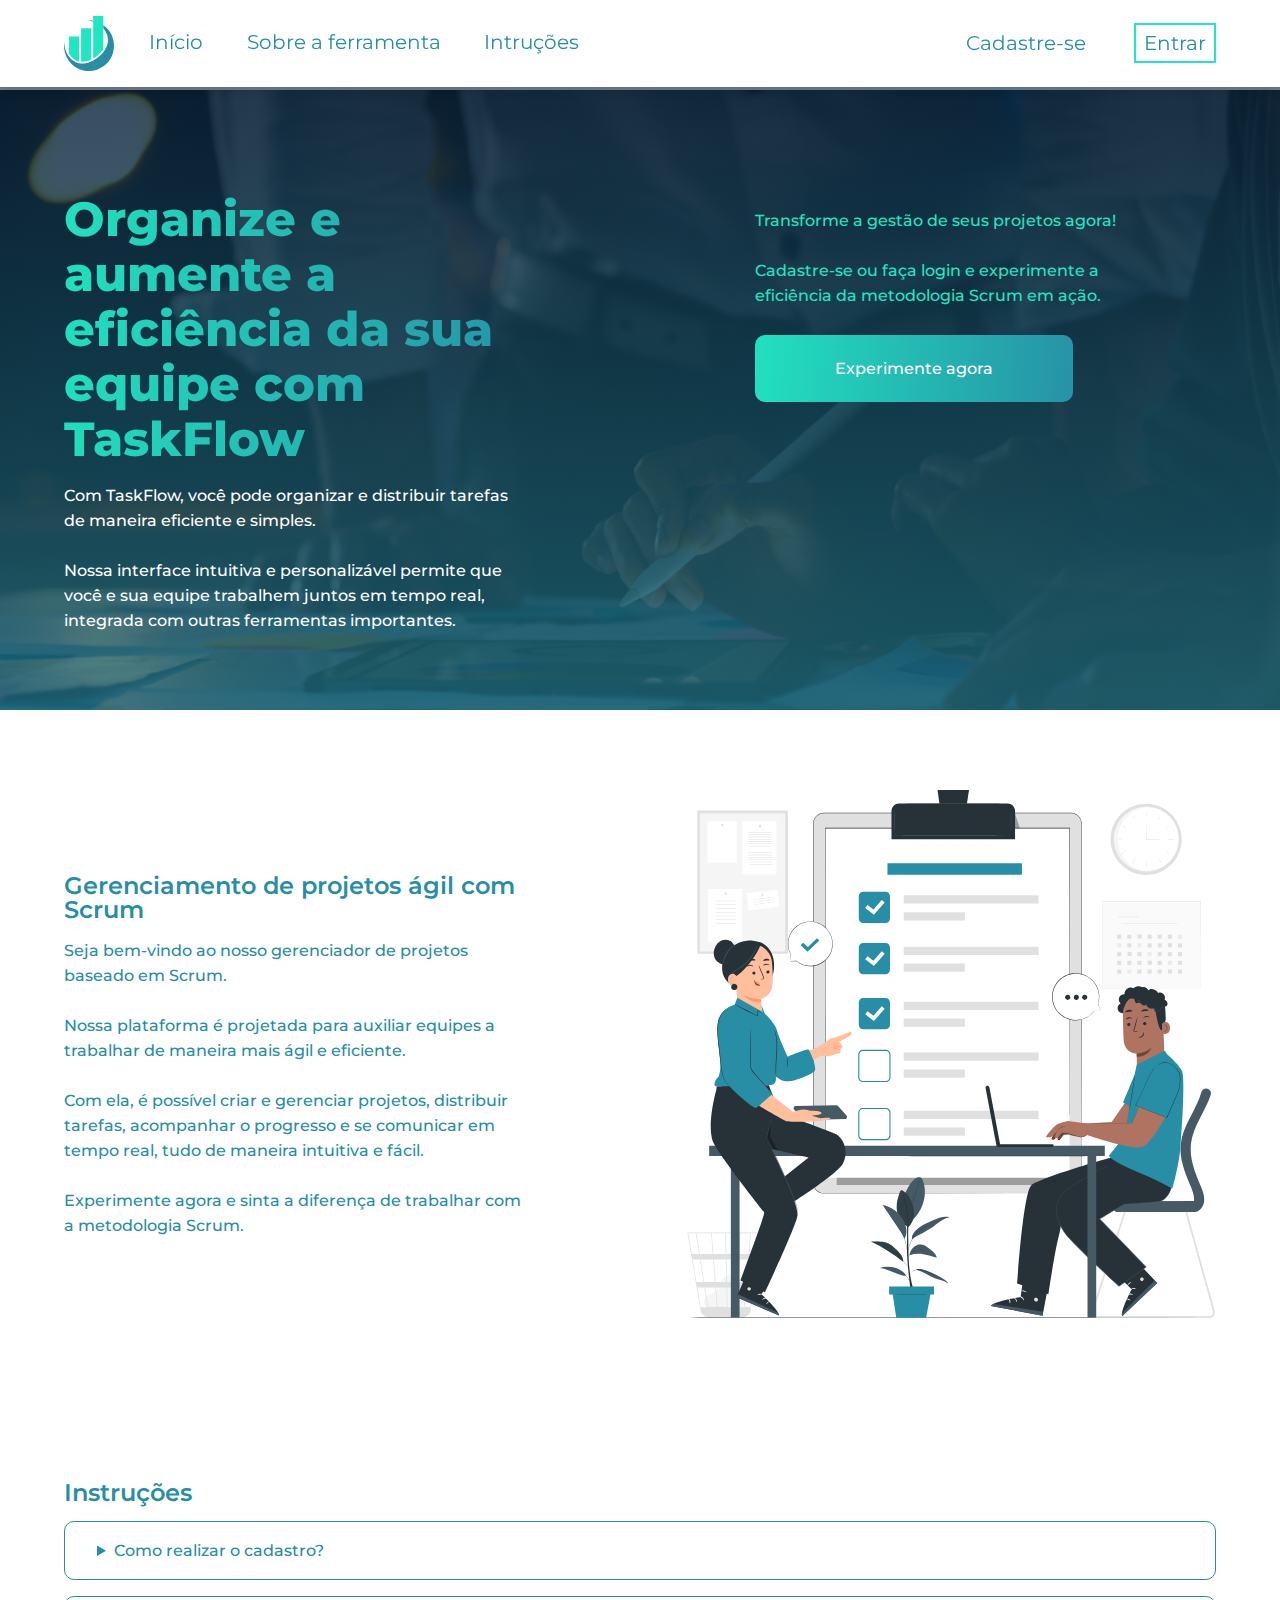
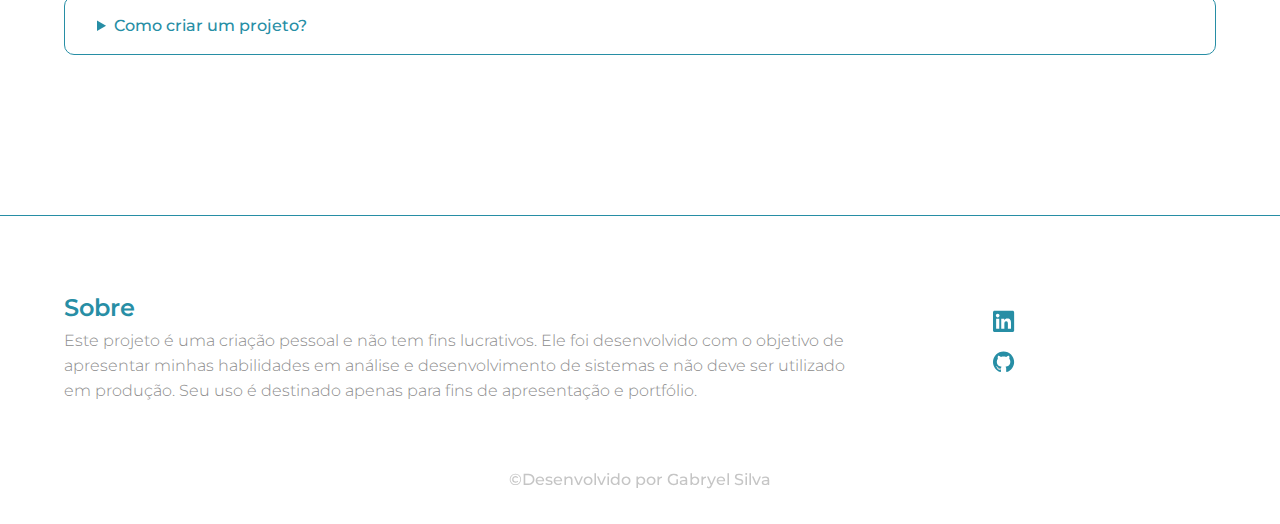
<file: index.html>
<!DOCTYPE html>
<html lang="pt-br">

<head>
    <meta charset="UTF-8">
    <meta http-equiv="X-UA-Compatible" content="IE=edge">
    <meta name="viewport" content="width=device-width, initial-scale=1.0">
    <link rel="icon" type="image/x-icon" href="/assets/img/logos/logo-colorida-minalista.svg">
    <title>TeskFlow - Início</title>
    <link rel="stylesheet" href="style.css">
</head>

<body>
    <header>
        <div class="container-direction-row space-between">
            <div class="col-left">
                <img src="./assets/img/logos/logo-colorida-minalista.svg" alt="Logo">
                <nav>
                    <li><a href="#inicio" class="item-menu menu-inicio">Início</a></li>
                    <li><a href="#sobreFerramenta" class="item-menu menu-inicio">Sobre a ferramenta</a></li>
                    <li><a href="#instrucoes" class="item-menu menu-inicio">Intruções</a></li>
                </nav>
            </div>
            <div class="col-right">
                <a class="item-menu" href="/assets/pages/cadsatro.html">Cadastre-se</a>
                <a class="item-menu menu-inicio" href="/assets/pages/login.html">Entrar</a>
            </div>
        </div>
    </header>
    <section class="banner-principal" id="inicio">
        <div class="bg-filter"></div>
        <div class="conatiner-conteudo-banner">
            <div class="col-left">
                <h1 class="titulo-destaque">Organize e aumente a eficiência da sua equipe com TaskFlow</h1>
                <p class="texto">Com TaskFlow, você pode organizar e distribuir tarefas de maneira eficiente e simples.
                    <br><br>
                    Nossa interface intuitiva e personalizável permite que você e sua equipe trabalhem juntos
                    em tempo real, integrada com outras ferramentas importantes.
                </p>
            </div>
            <div class="col-right">
                <p class="texto">Transforme a gestão de seus projetos agora!
                    <br><br>
                    Cadastre-se ou faça login e experimente a eficiência da metodologia Scrum em ação.
                </p>
                <a class="btn-banner texto" href="#">Experimente agora</a>
            </div>
        </div>
    </section>
    <section class="sobre-a-ferramenta" id="sobreFerramenta">
        <div class="container">
            <div class="col-left">
                <h2 class="titulo">Gerenciamento de projetos ágil com Scrum</h2>
                <p class="texto">Seja bem-vindo ao nosso gerenciador de projetos baseado em Scrum.
                    <br><br>
                    Nossa plataforma é projetada para auxiliar equipes a trabalhar de maneira mais ágil e eficiente.
                    <br><br>
                    Com ela, é possível criar e gerenciar projetos, distribuir tarefas, acompanhar o progresso e se
                    comunicar em tempo real, tudo de maneira intuitiva e fácil.
                    <br><br>
                    Experimente agora e sinta a diferença de trabalhar com a metodologia Scrum.
                </p>
            </div>
            <div class="col-right">
                <img src="/assets/img/ilustracoes/ilustracao-reuniao.svg" alt="ilustração">
            </div>
        </div>
    </section>
    <section class="instrucoes" id="instrucoes">
        <h2 class="titulo">Instruções</h2>
        <details class="container">
            <summary class="dropdown texto" id="botao">Como realizar o cadastro?</summary>
            <ol type="1">
                <li class="texto cinza list-style-orderly font-regular">Acesse a página de cadastro na home page do
                    site.</li>
                <li class="texto cinza list-style-orderly font-regular">Preencha o formulário com seus dados
                    pessoais e aperte em próximo.</li>
                <li class="texto cinza list-style-orderly font-regular">Preencha os dados de acesso nos
                    campos de <span class="font-semibold">e-mail</span> e <span class="font-semibold">senha.</span>
                </li>
                <li class="texto cinza list-style-orderly font-regular">Clique no botão <span
                        class="font-semibold">"Cadastrar"</span> para concluir o processo de cadastro.</li>
            </ol>
            <br>
            <p class="texto cinza font-regular">Após o processo de cadastro ser concluído com sucesso,
                você poderá começar a usar o site e aproveitar todos os seus recursos.</p>
        </details>
        <details class="container">
            <summary class="dropdown texto" id="botao">Como criar um projeto?</summary>
            <ol type="1">
                <li class="texto cinza list-style-orderly font-regular">Entre no site com suas credenciais de login.
                </li>
                <li class="texto cinza list-style-orderly font-regular">Clique na opção <span
                        class="font-semibold">"Criar Projeto"</span>.</li>
                <li class="texto cinza list-style-orderly font-regular">Digite o nome do projeto.</li>
                <li class="texto cinza list-style-orderly font-regular">Digite o prazo de entrega.</li>
                <li class="texto cinza list-style-orderly font-regular">Escreva uma descrição explicando
                    os detalhes do projeto.</li>
                <li class="texto cinza list-style-orderly font-regular">Aperte no botão
                    <span class="font-semibold">"próximo"</span> para avançar para etapa
                    de criação das equipes
                </li>
                <li class="texto cinza list-style-orderly font-regular">Escreva o nome da equipe e aperte
                    na tecla <span class="font-semibold">"ENTER"</span> para criar a equipe e exibir a tag da
                    equipe criada logo abaixo.
                </li>
                <li class="texto cinza list-style-orderly font-regular">Com as equipes criadas aperte em
                    <span class="font-semibold">"Concluir"</span> para finalizar a criação do projeto.
                </li>
            </ol>
            <br>
            <p class="texto cinza font-regular">Após o projeto ter sido criado com sucesso, você e sua
                equipe poderão começar a trabalhar nele e acompanhar o progresso em tempo real.</p>
        </details>
    </section>
    <footer>
        <div class="container-direction-row">
            <div class="col-left">
                <div class="container">
                    <a href="https://www.linkedin.com/in/gabryel-silva-283611235/" target="_blank" class="texto"><img
                            src="/assets/img/icones/linkedin.svg" alt="linkedin icone">Linkedin</a>
                    <a href="https://github.com/gabryel-silva" target="_blank" class="texto"><img
                            src="/assets/img/icones/github-icone.svg" alt="github icone">Github</a>
                </div>
            </div>
            <div class="col-right">
                <h2 class="titulo">Sobre</h2>
                <p class="texto cinza font-light">
                    Este projeto é uma criação pessoal e não tem fins lucrativos.
                    Ele foi desenvolvido com o objetivo de
                    apresentar minhas habilidades em análise e desenvolvimento de sistemas
                    e não deve ser utilizado em produção.
                    Seu uso é destinado apenas para fins de apresentação e portfólio.
                </p>
            </div>
        </div>
        <div class="container">
            <p class="texto cinza opacity">&copy;Desenvolvido por Gabryel Silva</p>
        </div>
    </footer>
    <script src="/assets/js/instrucoes.js"></script>
    <script src="/assets/js/linksInternosTransicao.js"></script>
</body>

</html>
</file>
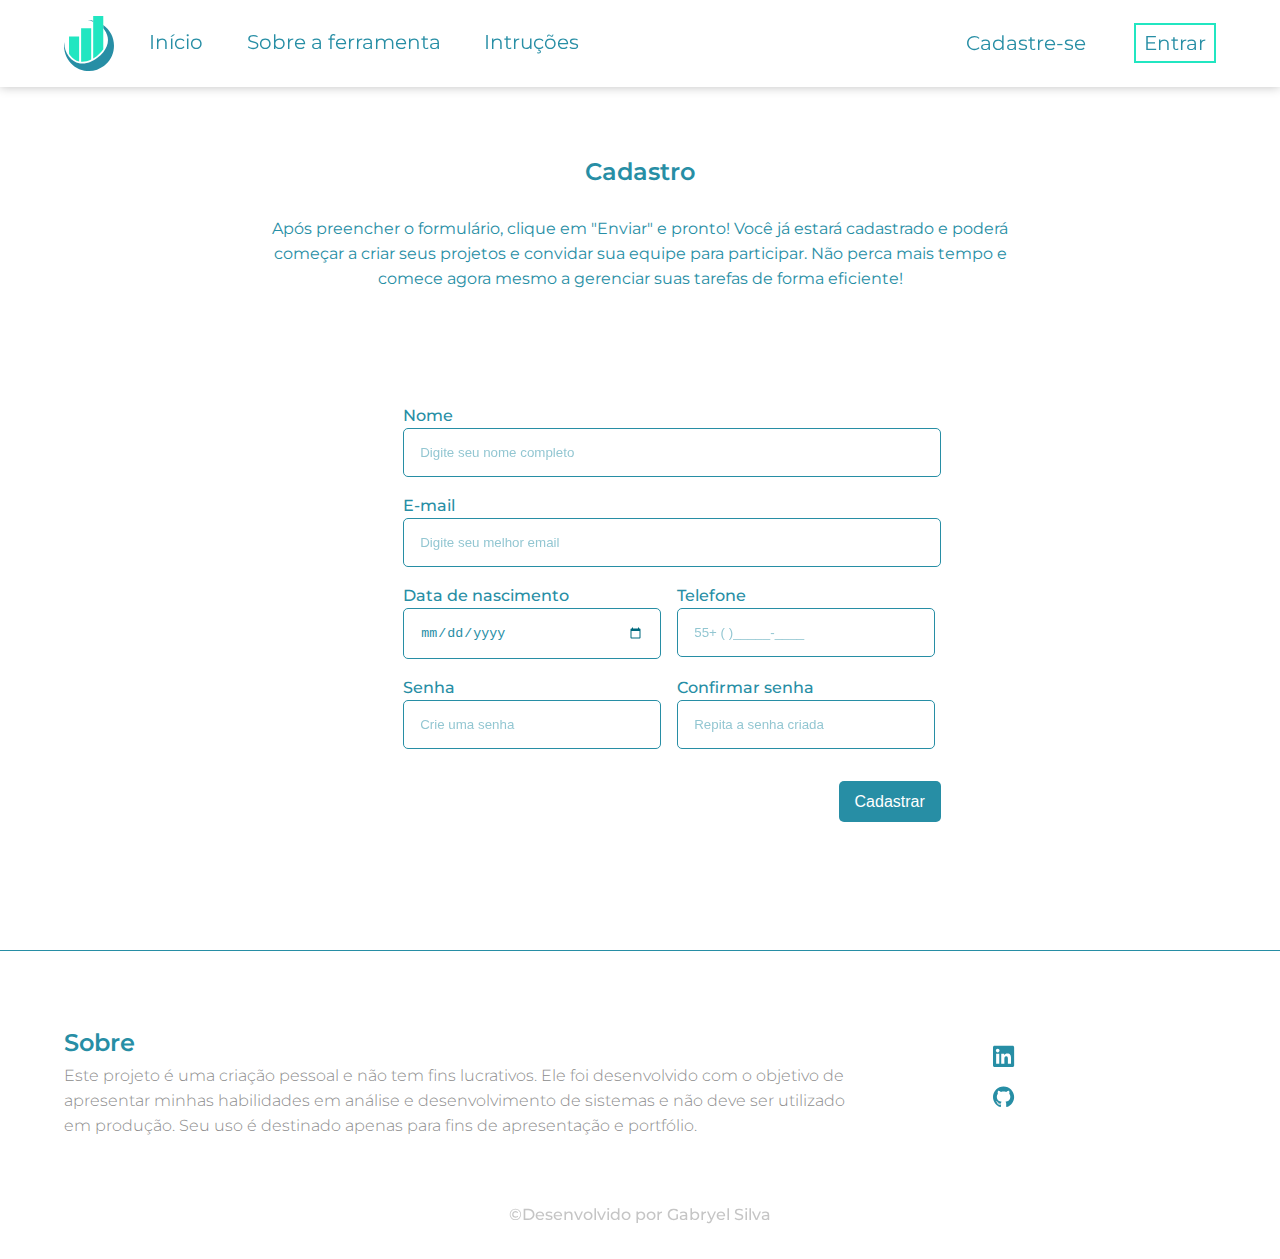
<file: assets/pages/cadsatro.html>
<!DOCTYPE html>
<html lang="pt-br">

<head>
    <meta charset="UTF-8">
    <meta http-equiv="X-UA-Compatible" content="IE=edge">
    <meta name="viewport" content="width=device-width, initial-scale=1.0">
    <link rel="icon" type="image/x-icon" href="/assets/img/logos/logo-colorida-minalista.svg">
    <title>TaskFlow - Cadastro</title>
    <link rel="stylesheet" href="../../style.css">
</head>

<body>
    <header>
        <div class="container-direction-row space-between">
            <div class="col-left">
                <img src="../img/logos/logo-colorida-minalista.svg" alt="Logo">
                <nav>
                    <li><a href="../../index.html" class="item-menu menu-inicio">Início</a></li>
                    <li><a href="../../index.html#sobreFerramenta" class="item-menu menu-inicio">Sobre a ferramenta</a>
                    </li>
                    <li><a href="../../index.html#instrucoes" class="item-menu menu-inicio">Intruções</a></li>
                </nav>
            </div>
            <div class="col-right">
                <a class="item-menu" href="/assets/pages/cadsatro.html">Cadastre-se</a>
                <a class="item-menu menu-inicio" href="/assets/pages/login.html">Entrar</a>
            </div>
        </div>
    </header>
    <h2 class="titulo titulo-cadastro">Cadastro</h2>
    <p class="texto texto-cadastro font-regular">Após preencher o formulário, clique em "Enviar" e pronto! 
        Você já estará cadastrado e poderá
        começar a criar seus projetos e convidar sua equipe para participar. 
        Não perca mais tempo e comece agora mesmo a
        gerenciar suas tarefas de forma eficiente!</p>
    <section class="formulario-cadastro">
        <form action="" method="post">
            <div class="container">
                <fieldset>
                    <label class="texto" for="nome">Nome</label>
                    <input type="text" id="nome" placeholder="Digite seu nome completo">
                </fieldset>
                <fieldset>
                    <label class="texto" for="email">E-mail</label>
                    <input type="email" id="email" placeholder="Digite seu melhor email">
                </fieldset>
                <fieldset>
                    <label class="texto" for="dataNascimento">Data de nascimento</label>
                    <input type="date" id="dataNascimento">
                </fieldset>
                <fieldset>
                    <label class="texto" for="telefone">Telefone</label>
                    <input type="number" id="telefone" placeholder="55+ ( )_____-____">
                </fieldset>
                <fieldset>
                    <label class="texto" for="senha">Senha</label>
                    <input type="password" id="senha" placeholder="Crie uma senha">
                </fieldset>
                <fieldset>
                    <label class="texto" for="confirmar_senha">Confirmar senha</label>
                    <input type="password" id="confirmar_senha" placeholder="Repita a senha criada">
                </fieldset>
            </div>
            <div class="container">
                <button type="submit" class="texto branco">Cadastrar</button>
            </div>
        </form>
    </section>
    <footer>
        <div class="container-direction-row">
            <div class="col-left">
                <div class="container">
                    <a href="https://www.linkedin.com/in/gabryel-silva-283611235/" target="_blank" class="texto">
                        <img src="/assets/img/icones/linkedin.svg" alt="linkedin icone">Linkedin
                    </a>
                    <a href="https://github.com/gabryel-silva" target="_blank" class="texto">
                        <img src="/assets/img/icones/github-icone.svg" alt="github icone">Github
                    </a>
                </div>
            </div>
            <div class="col-right">
                <h2 class="titulo">Sobre</h2>
                <p class="texto cinza font-light">
                    Este projeto é uma criação pessoal e não tem fins lucrativos.
                    Ele foi desenvolvido com o objetivo de
                    apresentar minhas habilidades em análise e desenvolvimento de sistemas
                    e não deve ser utilizado em produção.
                    Seu uso é destinado apenas para fins de apresentação e portfólio.
                </p>
            </div>
        </div>
        <div class="container">
            <p class="texto cinza opacity">&copy;Desenvolvido por Gabryel Silva</p>
        </div>
    </footer>
</body>
</file>
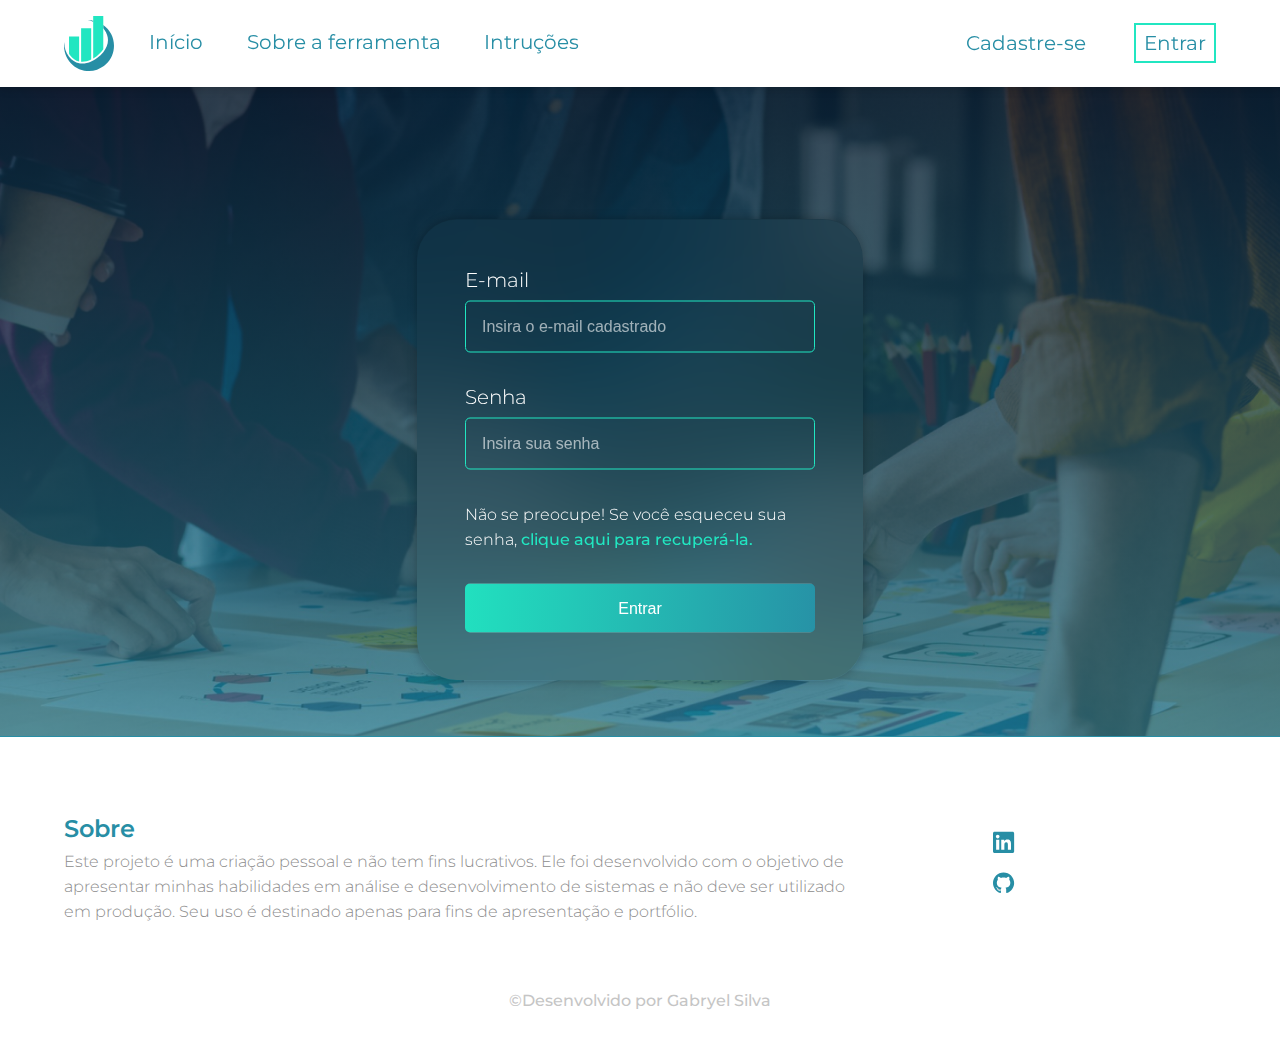
<file: assets/pages/login.html>
<!DOCTYPE html>
<html lang="pt-br">

<head>
    <meta charset="UTF-8">
    <meta http-equiv="X-UA-Compatible" content="IE=edge">
    <meta name="viewport" content="width=device-width, initial-scale=1.0">
    <link rel="icon" type="image/x-icon" href="/assets/img/logos/logo-colorida-minalista.svg">
    <title>TaskFlow - login</title>
    <link rel="stylesheet" href="../../style.css">
</head>
<body>
    <header>
        <div class="container-direction-row space-between">
            <div class="col-left">
                <img src="../img/logos/logo-colorida-minalista.svg" alt="Logo">
                <nav>
                    <li><a href="../../index.html" class="item-menu menu-inicio">Início</a></li>
                    <li><a href="../../index.html#sobreFerramenta" class="item-menu menu-inicio">Sobre a ferramenta</a>
                    </li>
                    <li><a href="../../index.html#instrucoes" class="item-menu menu-inicio">Intruções</a></li>
                </nav>
            </div>
            <div class="col-right">
                <a class="item-menu" href="/assets/pages/cadsatro.html">Cadastre-se</a>
                <a class="item-menu menu-inicio" href="#">Entrar</a>
            </div>
        </div>
    </header>
    <main class="login">
        <div class="banner-login">
            <div class="filtro-login">
                <form action="" method="post">
                    <fieldset>
                        <label class="subtitulo branco font-light" for="email_cadastrado">E-mail</label>
                        <input type="email" id="email_cadastrado" placeholder="Insira o e-mail cadastrado">
                    </fieldset>
                    <fieldset>
                        <label class="subtitulo branco font-light" for="senha_cadastrada">Senha</label>
                        <input type="password" id="senha_cadastrada" placeholder="Insira sua senha">
                    </fieldset>
                    <p class="texto branco font-light">
                        Não se preocupe! Se você esqueceu sua senha, 
                        <a href="#" class="texto verde-claro">clique aqui para recuperá-la.</a>
                    </p>
                    <button class="texto font-light branco">Entrar</button>
                </form>
            </div>
        </div>
    </main>
    <footer>
        <div class="container-direction-row">
            <div class="col-left">
                <div class="container">
                    <a href="https://www.linkedin.com/in/gabryel-silva-283611235/" target="_blank" class="texto"><img
                            src="/assets/img/icones/linkedin.svg" alt="linkedin icone">Linkedin</a>
                    <a href="https://github.com/gabryel-silva" target="_blank" class="texto"><img
                            src="/assets/img/icones/github-icone.svg" alt="github icone">Github</a>
                </div>
            </div>
            <div class="col-right">
                <h2 class="titulo">Sobre</h2>
                <p class="texto cinza font-light">
                    Este projeto é uma criação pessoal e não tem fins lucrativos.
                    Ele foi desenvolvido com o objetivo de
                    apresentar minhas habilidades em análise e desenvolvimento de sistemas
                    e não deve ser utilizado em produção.
                    Seu uso é destinado apenas para fins de apresentação e portfólio.
                </p>
            </div>
        </div>
        <div class="container">
            <p class="texto cinza opacity">&copy;Desenvolvido por Gabryel Silva</p>
        </div>
    </footer>
</body>

</html>
</file>
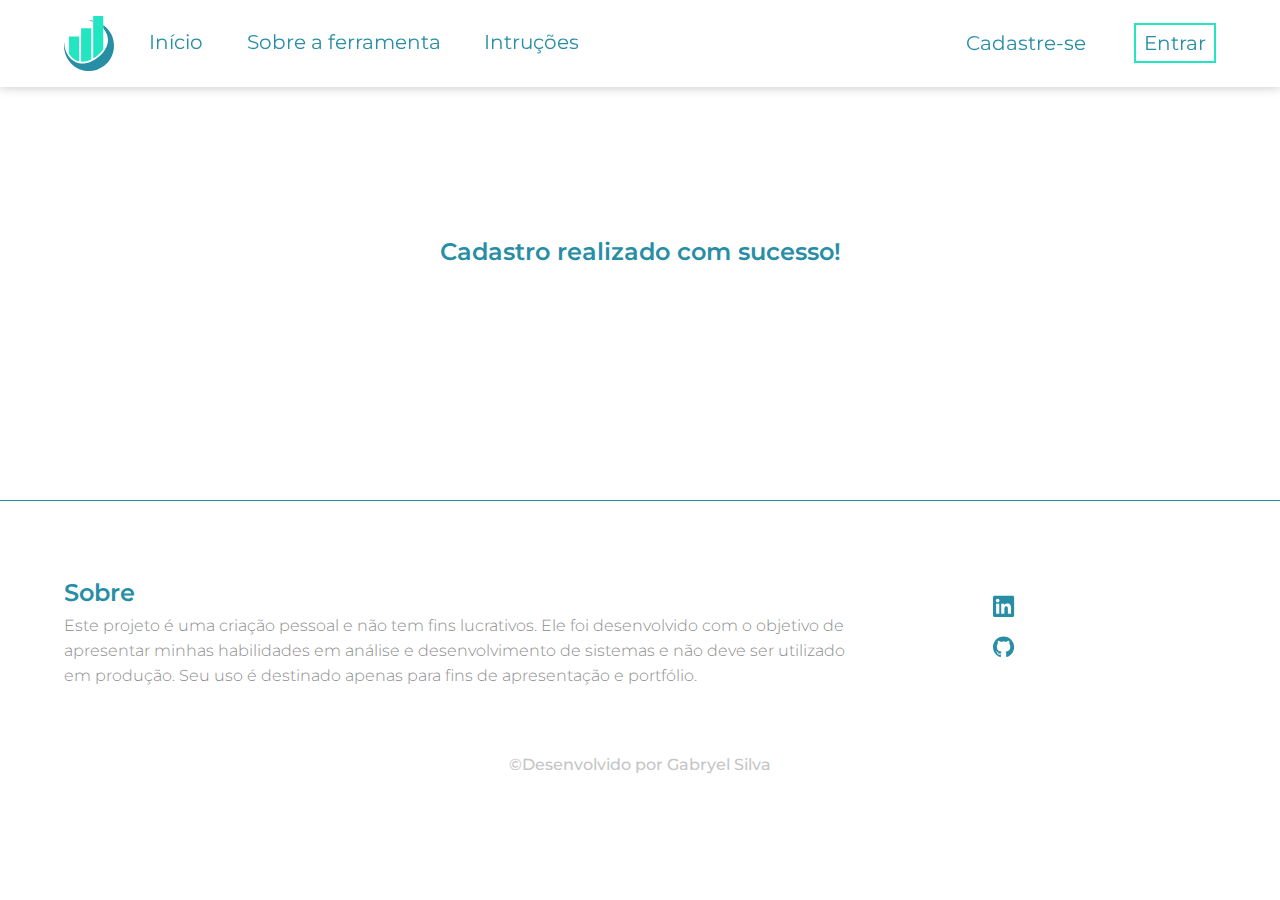
<file: assets/pages/pagina_sucesso_cadastro.html>
<!DOCTYPE html>
<html lang="pt-br">

<head>
    <meta charset="UTF-8">
    <meta http-equiv="X-UA-Compatible" content="IE=edge">
    <meta name="viewport" content="width=device-width, initial-scale=1.0">
    <link rel="icon" type="image/x-icon" href="/assets/img/logos/logo-colorida-minalista.svg">
    <title>TaskFlow - Cadastro Finalizado</title>
    <link rel="stylesheet" href="../../style.css">
</head>

<body>
    <header>
        <div class="container-direction-row space-between">
            <div class="col-left">
                <img src="../img/logos/logo-colorida-minalista.svg" alt="Logo">
                <nav>
                    <li><a href="../../index.html" class="item-menu menu-inicio">Início</a></li>
                    <li><a href="../../index.html#sobreFerramenta" class="item-menu menu-inicio">Sobre a ferramenta</a>
                    </li>
                    <li><a href="../../index.html#instrucoes" class="item-menu menu-inicio">Intruções</a></li>
                </nav>
            </div>
            <div class="col-right">
                <a class="item-menu" href="/assets/pages/cadsatro.php">Cadastre-se</a>
                <a class="item-menu menu-inicio" href="/assets/pages/login.html">Entrar</a>
            </div>
        </div>
    </header>
    <section class="container-cadastro--realizado">
        <h1 class="titulo text-center">Cadastro realizado com sucesso!</h1>
    </section>
    <footer>
        <div class="container-direction-row">
            <div class="col-left">
                <div class="container">
                    <a href="https://www.linkedin.com/in/gabryel-silva-283611235/" target="_blank" class="texto">
                        <img src="/assets/img/icones/linkedin.svg" alt="linkedin icone">Linkedin
                    </a>
                    <a href="https://github.com/gabryel-silva" target="_blank" class="texto">
                        <img src="/assets/img/icones/github-icone.svg" alt="github icone">Github
                    </a>
                </div>
            </div>
            <div class="col-right">
                <h2 class="titulo">Sobre</h2>
                <p class="texto cinza font-light">
                    Este projeto é uma criação pessoal e não tem fins lucrativos.
                    Ele foi desenvolvido com o objetivo de
                    apresentar minhas habilidades em análise e desenvolvimento de sistemas
                    e não deve ser utilizado em produção.
                    Seu uso é destinado apenas para fins de apresentação e portfólio.
                </p>
            </div>
        </div>
        <div class="container">
            <p class="texto cinza opacity">&copy;Desenvolvido por Gabryel Silva</p>
        </div>
    </footer>
</body>
</file>
<file: style.css>
@import url('/assets/css/_reset.css');
@import url('https://fonts.googleapis.com/css2?family=Montserrat:wght@300;400;500;600;700&display=swap');
@import url('/assets/css/_variaveis.css');
@import url('/assets/css/_base.css');
@import url('assets/css/Cabecalho/_cabecalho.css');
@import url('/assets/css/Rodape/_rodape.css');
@import url('/assets/css/index-page/_banner.css');
@import url('/assets/css/index-page/_sobre-ferramenta.css');
@import url('/assets/css/index-page/_instrucoes.css');
@import url('/assets/css/cadastro-page/_formulario-cadastro.css');
@import url('/assets/css/cadastro-page/_titulo-page.css');
@import url('/assets/css/login-page/_banner.css');
@import url('/assets/css/login-page/_formulario.css');
@import url('/assets/css/Sidebar/_sidebar.css');
@import url('/assets/css/Botoes/_botoes.css');
@import url('/assets/css/Bg-body/_bg-body.css');
@import url('/assets/css/pagina-sucesso/cadastro-realizado.css');
@import url('/assets/css/Mensagem-error/mensagem-erro.css');
</file>
